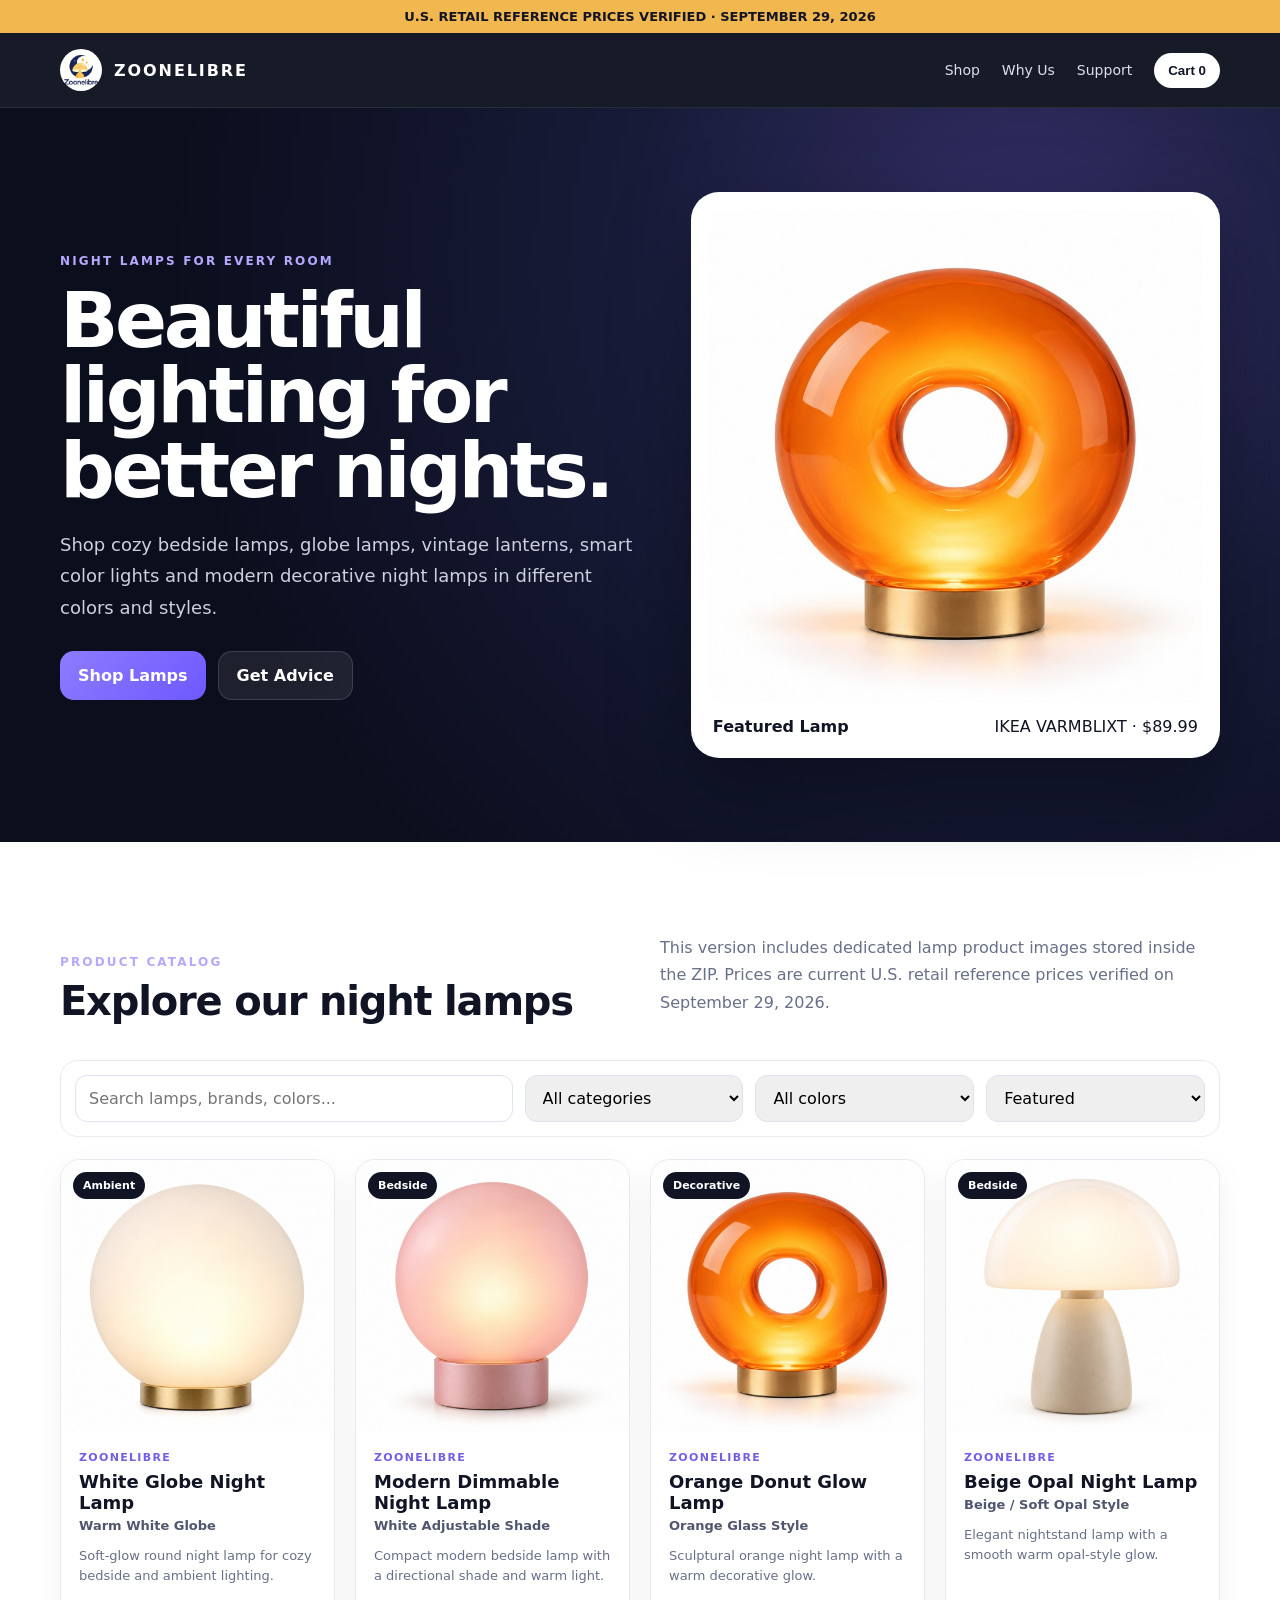
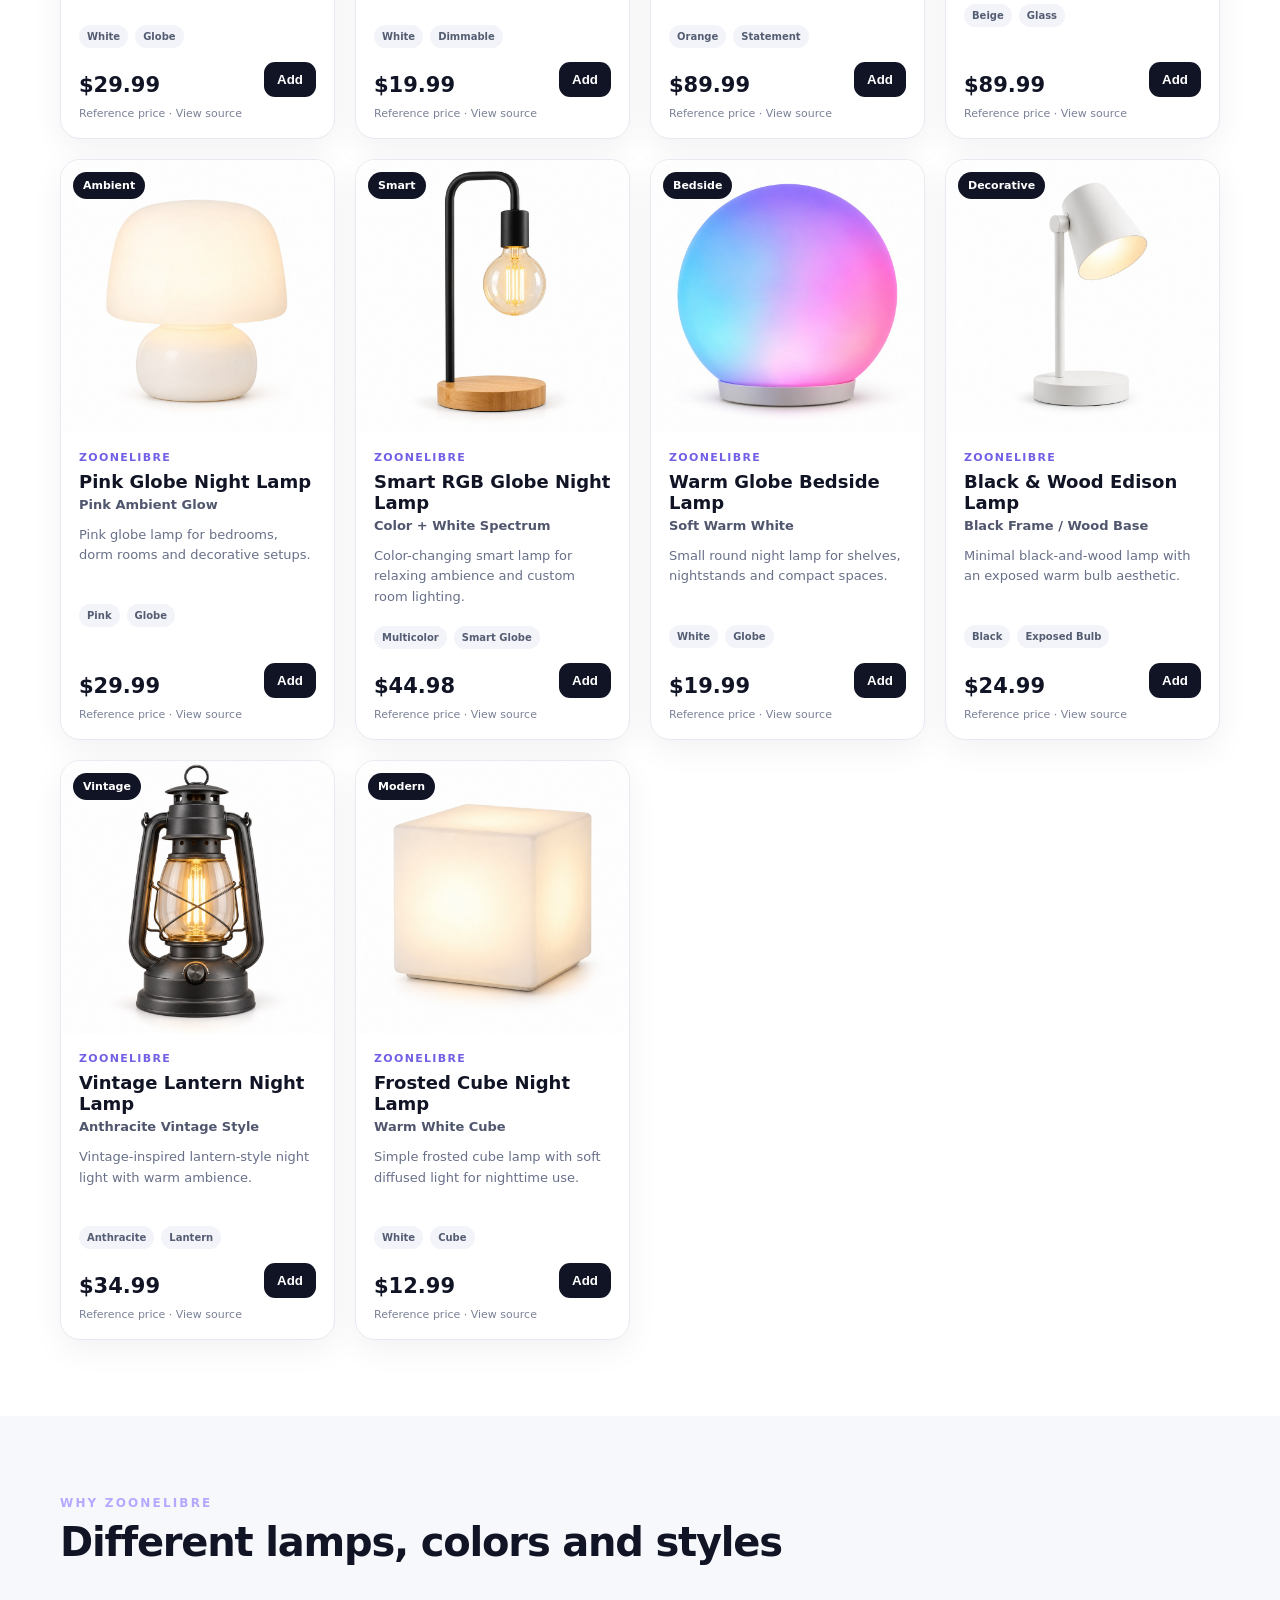
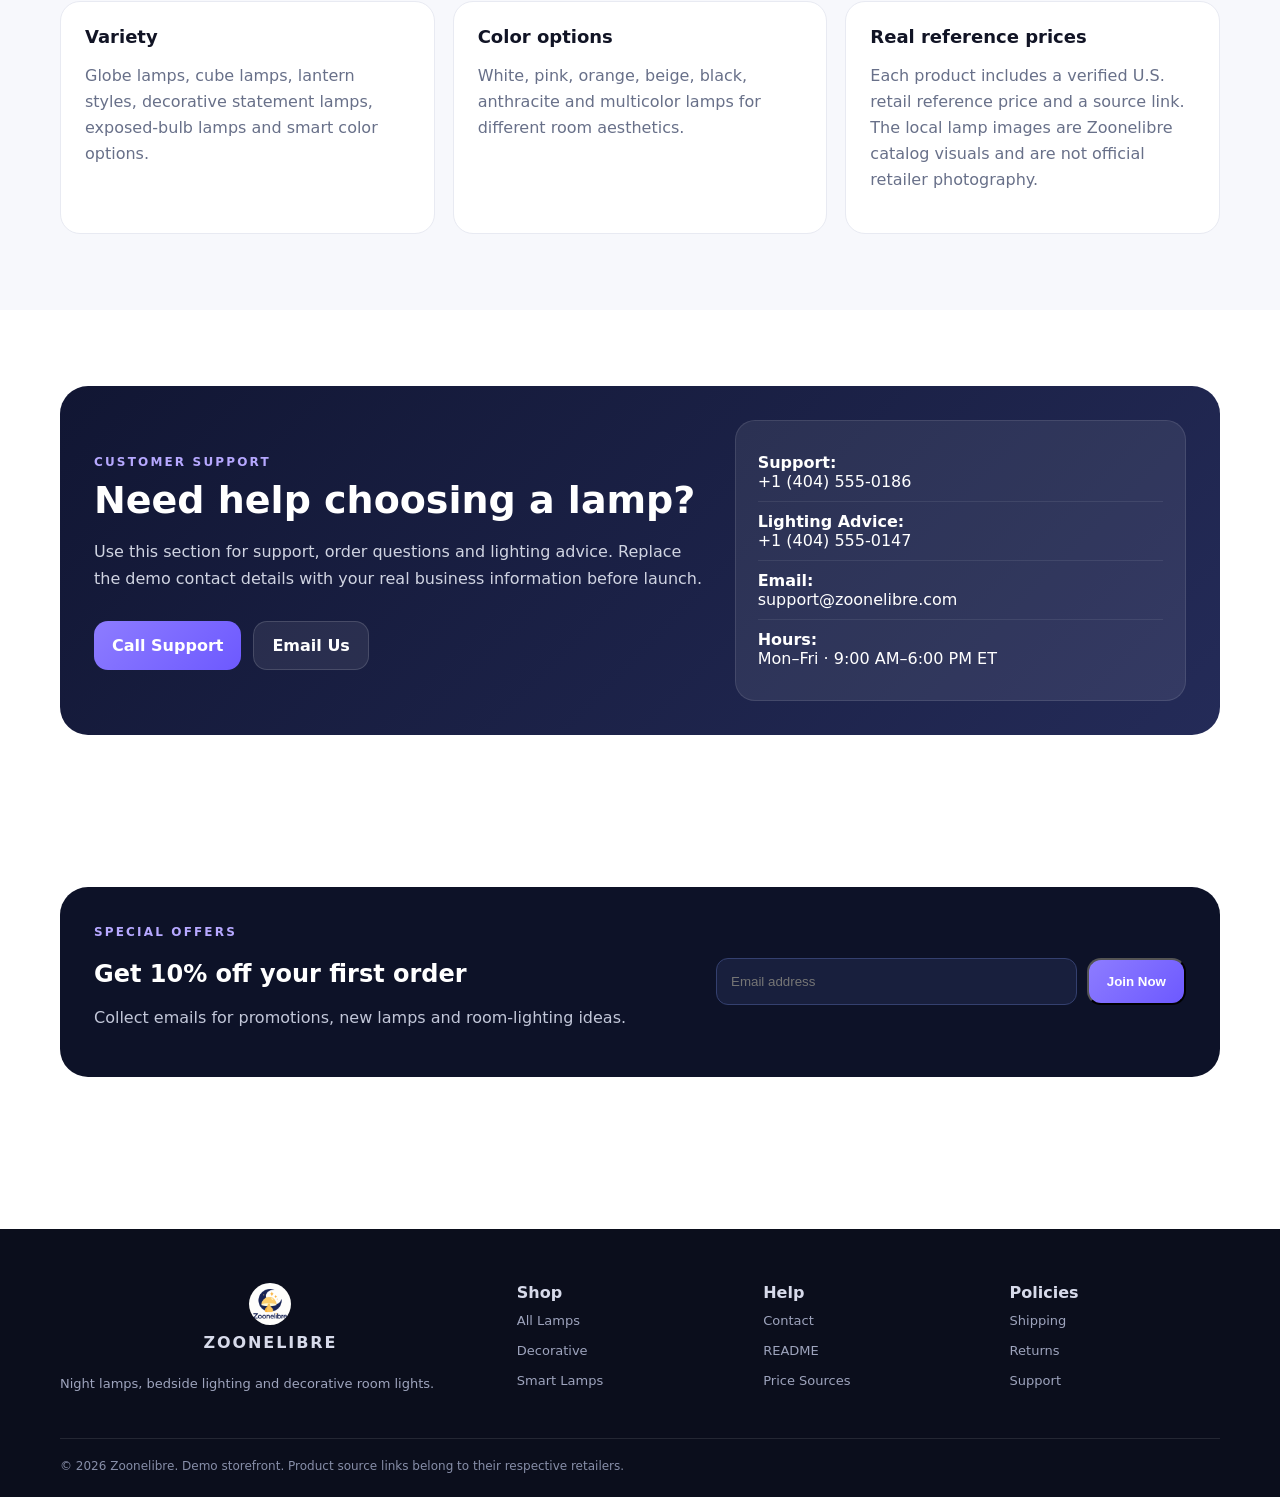
<file: index.html>
<!doctype html>
<html lang="en">
<head>
<meta charset="utf-8">
<meta name="viewport" content="width=device-width, initial-scale=1">
<title>Zoonelibre | Night Lamps</title>
<meta name="description" content="Zoonelibre night lamp storefront with different styles, colors and types of lamps.">

<link rel="icon" type="image/x-icon" href="favicon.ico">
<link rel="icon" type="image/png" sizes="32x32" href="assets/favicon-32x32.png">
<link rel="icon" type="image/png" sizes="16x16" href="assets/favicon-16x16.png">
<link rel="apple-touch-icon" href="assets/logo.png">

<link rel="stylesheet" href="styles.css">
</head>
<body>
<div style="background:#f0b84e;color:#151326;text-align:center;padding:9px 14px;font-size:13px;font-weight:800">U.S. RETAIL REFERENCE PRICES VERIFIED · SEPTEMBER 29, 2026</div>
<header class="topbar">
  <div class="container nav">
    <a class="brand" href="#top"><img src="assets/logo.jpg" alt="Zoonelibre logo"><span>ZOONELIBRE</span></a>
    <nav class="navlinks">
      <a href="#shop">Shop</a>
      <a href="#why">Why Us</a>
      <a href="#support">Support</a>
      <button class="cartbtn" id="cartOpen">Cart <span id="cartCount">0</span></button>
    </nav>
  </div>
</header>

<main id="top">
  <section class="hero">
    <div class="container hero-grid">
      <div>
        <span class="kicker">Night lamps for every room</span>
        <h1>Beautiful lighting for better nights.</h1>
        <p>Shop cozy bedside lamps, globe lamps, vintage lanterns, smart color lights and modern decorative night lamps in different colors and styles.</p>
        <div class="actions">
          <a class="btn primary" href="#shop">Shop Lamps</a>
          <a class="btn secondary" href="#support">Get Advice</a>
        </div>
      </div>
      <div class="hero-card">
        <img src="assets/products/varmblixt.jpg" alt="Featured orange night lamp">
        <div class="hero-meta"><strong>Featured Lamp</strong><span>IKEA VARMBLIXT · $89.99</span></div>
      </div>
    </div>
  </section>

  <section class="section" id="shop">
    <div class="container">
      <div class="head">
        <div><span class="kicker">Product catalog</span><h2>Explore our night lamps</h2></div>
        <p>This version includes dedicated lamp product images stored inside the ZIP. Prices are current U.S. retail reference prices verified on September 29, 2026.</p>
      </div>

      <div class="filters">
        <input id="q" type="search" placeholder="Search lamps, brands, colors...">
        <select id="cat"></select>
        <select id="color"></select>
        <select id="sort">
          <option value="">Featured</option>
          <option value="low">Price: low to high</option>
          <option value="high">Price: high to low</option>
          <option value="name">Name A–Z</option>
        </select>
      </div>

      <div class="grid" id="productGrid"></div>
    </div>
  </section>

  <section class="section alt" id="why">
    <div class="container">
      <div class="head">
        <div><span class="kicker">Why Zoonelibre</span><h2>Different lamps, colors and styles</h2></div>
      </div>
      <div class="three">
        <div class="info"><b>Variety</b><p>Globe lamps, cube lamps, lantern styles, decorative statement lamps, exposed-bulb lamps and smart color options.</p></div>
        <div class="info"><b>Color options</b><p>White, pink, orange, beige, black, anthracite and multicolor lamps for different room aesthetics.</p></div>
        <div class="info"><b>Real reference prices</b><p>Each product includes a verified U.S. retail reference price and a source link. The local lamp images are Zoonelibre catalog visuals and are not official retailer photography.</p></div>
      </div>
    </div>
  </section>

  <section class="section" id="support">
    <div class="container">
      <div class="support">
        <div>
          <span class="kicker">Customer support</span>
          <h2>Need help choosing a lamp?</h2>
          <p>Use this section for support, order questions and lighting advice. Replace the demo contact details with your real business information before launch.</p>
          <div class="actions">
            <a class="btn primary" href="tel:+14045550186">Call Support</a>
            <a class="btn secondary" href="mailto:support@zoonelibre.com">Email Us</a>
          </div>
        </div>
        <div class="contact">
          <div><strong>Support:</strong><br>+1 (404) 555-0186</div>
          <div><strong>Lighting Advice:</strong><br>+1 (404) 555-0147</div>
          <div><strong>Email:</strong><br>support@zoonelibre.com</div>
          <div><strong>Hours:</strong><br>Mon–Fri · 9:00 AM–6:00 PM ET</div>
        </div>
      </div>
    </div>
  </section>

  <section class="section">
    <div class="container newsletter">
      <div>
        <span class="kicker">Special offers</span>
        <h2>Get 10% off your first order</h2>
        <p>Collect emails for promotions, new lamps and room-lighting ideas.</p>
      </div>
      <form id="newsletter">
        <input required type="email" placeholder="Email address">
        <button class="btn primary" type="submit">Join Now</button>
      </form>
    </div>
  </section>
</main>

<footer>
  <div class="container footer-grid">
    <div>
      <div class="brand"><img src="assets/logo.jpg" alt=""><span>ZOONELIBRE</span></div>
      <p>Night lamps, bedside lighting and decorative room lights.</p>
    </div>
    <div><strong>Shop</strong><a href="#shop">All Lamps</a><a href="#shop">Decorative</a><a href="#shop">Smart Lamps</a></div>
    <div><strong>Help</strong><a href="#support">Contact</a><a href="README.md">README</a><a href="PRICE_SOURCES.md">Price Sources</a></div>
    <div><strong>Policies</strong><a href="#support">Shipping</a><a href="#support">Returns</a><a href="#support">Support</a></div>
  </div>
  <div class="container bottomline">© 2026 Zoonelibre. Demo storefront. Product source links belong to their respective retailers.</div>
</footer>

<div class="drawer" id="cartDrawer">
  <aside class="panel">
    <div class="panel-head"><h2>Your Cart</h2><button class="close" id="cartClose">×</button></div>
    <div class="cart-items" id="cartItems"></div>
    <div class="total"><span>Total</span><strong id="cartTotal">$0.00</strong></div>
    <button class="btn primary checkout" id="checkout">Secure Checkout</button>
  </aside>
</div>

<script src="app.js"></script>
</body>
</html>
</file>
<file: styles.css>
:root{
  --bg:#0b0e1c; --bg2:#141a33; --card:#ffffff; --ink:#111425; --muted:#687089;
  --gold:#f0b84e; --violet:#8d7cff; --white:#fff; --line:#e8eaf2;
}
*{box-sizing:border-box} html{scroll-behavior:smooth}
body{margin:0;font-family:Inter,system-ui,-apple-system,Segoe UI,Roboto,Arial,sans-serif;color:var(--ink);background:#fff}
a{text-decoration:none;color:inherit}
.container{width:min(1160px,92%);margin:auto}
.topbar{position:sticky;top:0;background:rgba(11,14,28,.95);backdrop-filter:blur(10px);z-index:50;border-bottom:1px solid rgba(255,255,255,.08)}
.nav{min-height:74px;display:flex;justify-content:space-between;align-items:center;gap:24px;color:#fff}
.brand{display:flex;align-items:center;gap:12px;font-weight:900;letter-spacing:.12em}
.brand img{width:42px;height:42px;border-radius:50%;object-fit:cover}
.navlinks{display:flex;gap:22px;align-items:center}
.navlinks a{color:#dce0ef;font-size:14px}
.cartbtn{border:0;background:#fff;color:#12162a;padding:10px 14px;border-radius:999px;font-weight:900;cursor:pointer}
.hero{background:radial-gradient(circle at 80% 20%,#332f67 0,#171b38 34%,#0b0e1c 73%);color:#fff;padding:84px 0}
.hero-grid{display:grid;grid-template-columns:1.05fr .95fr;gap:46px;align-items:center}
.kicker{font-size:12px;font-weight:900;letter-spacing:.18em;color:#b6a8ff;text-transform:uppercase}
h1{font-size:clamp(48px,6vw,78px);line-height:0.98;letter-spacing:-.045em;margin:14px 0 20px}
.hero p{max-width:640px;line-height:1.75;color:#ccd0df;font-size:18px}
.actions{display:flex;gap:12px;flex-wrap:wrap;margin-top:28px}
.btn{display:inline-flex;align-items:center;justify-content:center;border-radius:14px;padding:14px 18px;font-weight:900}
.primary{background:linear-gradient(135deg,var(--violet),#6d59ff);color:#fff}
.secondary{background:rgba(255,255,255,.08);color:#fff;border:1px solid rgba(255,255,255,.14)}
.hero-card{background:#fff;border-radius:28px;padding:18px;box-shadow:0 30px 80px rgba(0,0,0,.35)}
.hero-card img{width:100%;display:block;border-radius:18px}
.hero-meta{display:flex;justify-content:space-between;gap:16px;color:#111425;padding:14px 4px 4px}
.section{padding:76px 0}
.section.alt{background:#f7f8fc}
.head{display:flex;justify-content:space-between;align-items:end;gap:24px;margin-bottom:28px}
.head h2{font-size:40px;letter-spacing:-.03em;margin:8px 0}
.head p{max-width:560px;color:var(--muted);line-height:1.7}
.filters{display:grid;grid-template-columns:2fr 1fr 1fr 1fr;gap:12px;background:#fff;border:1px solid var(--line);padding:14px;border-radius:18px;margin-bottom:22px}
.filters input,.filters select{border:1px solid #dfe3ef;border-radius:12px;padding:12px 13px;font:inherit}
.grid{display:grid;grid-template-columns:repeat(4,1fr);gap:20px}
.card{background:#fff;border:1px solid var(--line);border-radius:20px;overflow:hidden;box-shadow:0 10px 32px rgba(20,24,50,.055);display:flex;flex-direction:column}
.photo{position:relative;background:#f3f5fa;aspect-ratio:1/1}
.photo img{width:100%;height:100%;object-fit:cover;display:block}
.badge{position:absolute;top:12px;left:12px;background:#111425;color:#fff;border-radius:999px;padding:7px 10px;font-size:11px;font-weight:900}
.body{padding:18px;display:flex;flex-direction:column;flex:1}
.brandline{font-size:11px;font-weight:900;color:#7160e5;letter-spacing:.12em;text-transform:uppercase}
.card h3{font-size:18px;margin:7px 0 5px}
.variant{font-size:13px;color:#50566d;font-weight:700}
.desc{font-size:13px;color:var(--muted);line-height:1.58;min-height:60px}
.chips{display:flex;gap:7px;flex-wrap:wrap;margin:6px 0 14px}
.chip{font-size:10px;font-weight:850;background:#f2f4f9;border-radius:999px;padding:6px 8px;color:#555d73}
.bottom{display:flex;justify-content:space-between;align-items:end;gap:10px;margin-top:auto}
.price strong{font-size:21px}
.buy{border:0;background:#111425;color:#fff;padding:10px 13px;border-radius:11px;font-weight:900;cursor:pointer}
.source{margin-top:10px;font-size:11px;color:#7a8197}
.three{display:grid;grid-template-columns:repeat(3,1fr);gap:18px}
.info{background:#fff;border:1px solid var(--line);border-radius:20px;padding:24px}
.info b{font-size:18px}.info p{color:var(--muted);line-height:1.62}
.support{background:linear-gradient(135deg,#111633,#242b58);color:#fff;border-radius:28px;padding:34px;display:grid;grid-template-columns:1.15fr .85fr;gap:30px;align-items:center}
.support h2{font-size:38px;margin:8px 0 12px}.support p{color:#d0d4e2;line-height:1.7}
.contact{background:rgba(255,255,255,.08);border:1px solid rgba(255,255,255,.1);border-radius:20px;padding:22px}
.contact div{padding:10px 0;border-bottom:1px solid rgba(255,255,255,.08)} .contact div:last-child{border-bottom:0}
.newsletter{background:#0d1228;color:#fff;border-radius:28px;padding:34px;display:flex;justify-content:space-between;gap:22px;align-items:center}
.newsletter p{color:#c2c7d9}
.newsletter form{display:flex;gap:10px;min-width:min(470px,100%)}
.newsletter input{flex:1;border:1px solid #34406f;background:#181f3d;color:#fff;border-radius:12px;padding:14px}
footer{background:#0b0e1c;color:#d7daea;padding:54px 0 24px;margin-top:76px}
.footer-grid{display:grid;grid-template-columns:2fr 1fr 1fr 1fr;gap:36px}
.footer-grid div{display:flex;flex-direction:column;gap:8px}
.footer-grid p,.footer-grid a{color:#9ea4bd;font-size:13px;line-height:1.7}
.bottomline{border-top:1px solid rgba(255,255,255,.1);margin-top:30px;padding-top:20px;font-size:12px;color:#878ea8}
.drawer{position:fixed;inset:0;background:rgba(0,0,0,.56);display:none;justify-content:flex-end;z-index:70}
.drawer.open{display:flex}
.panel{background:#fff;height:100%;width:min(430px,100%);padding:24px;display:flex;flex-direction:column}
.panel-head{display:flex;justify-content:space-between;align-items:center}
.close{border:0;background:none;font-size:30px;cursor:pointer}
.cart-items{overflow:auto}.cart-item{display:grid;grid-template-columns:1fr auto;gap:12px;padding:14px 0;border-bottom:1px solid #eee}
.cart-item small{color:#7b8194}.remove{border:0;background:none;color:#b44;font-size:12px;cursor:pointer}
.total{display:flex;justify-content:space-between;font-size:21px;margin-top:auto;padding:18px 0}
.checkout{width:100%;border:0}
@media(max-width:1000px){.hero-grid,.support{grid-template-columns:1fr}.grid{grid-template-columns:repeat(3,1fr)}.filters{grid-template-columns:1fr 1fr}.footer-grid{grid-template-columns:2fr 1fr 1fr}}
@media(max-width:720px){.navlinks a{display:none}.grid,.three{grid-template-columns:1fr 1fr}.newsletter{display:block}.newsletter form{min-width:0;margin-top:18px}.hero{padding-top:60px}}
@media(max-width:520px){.grid,.three,.footer-grid{grid-template-columns:1fr}.filters{grid-template-columns:1fr}.newsletter form{flex-direction:column}.section{padding:58px 0}}
</file>
